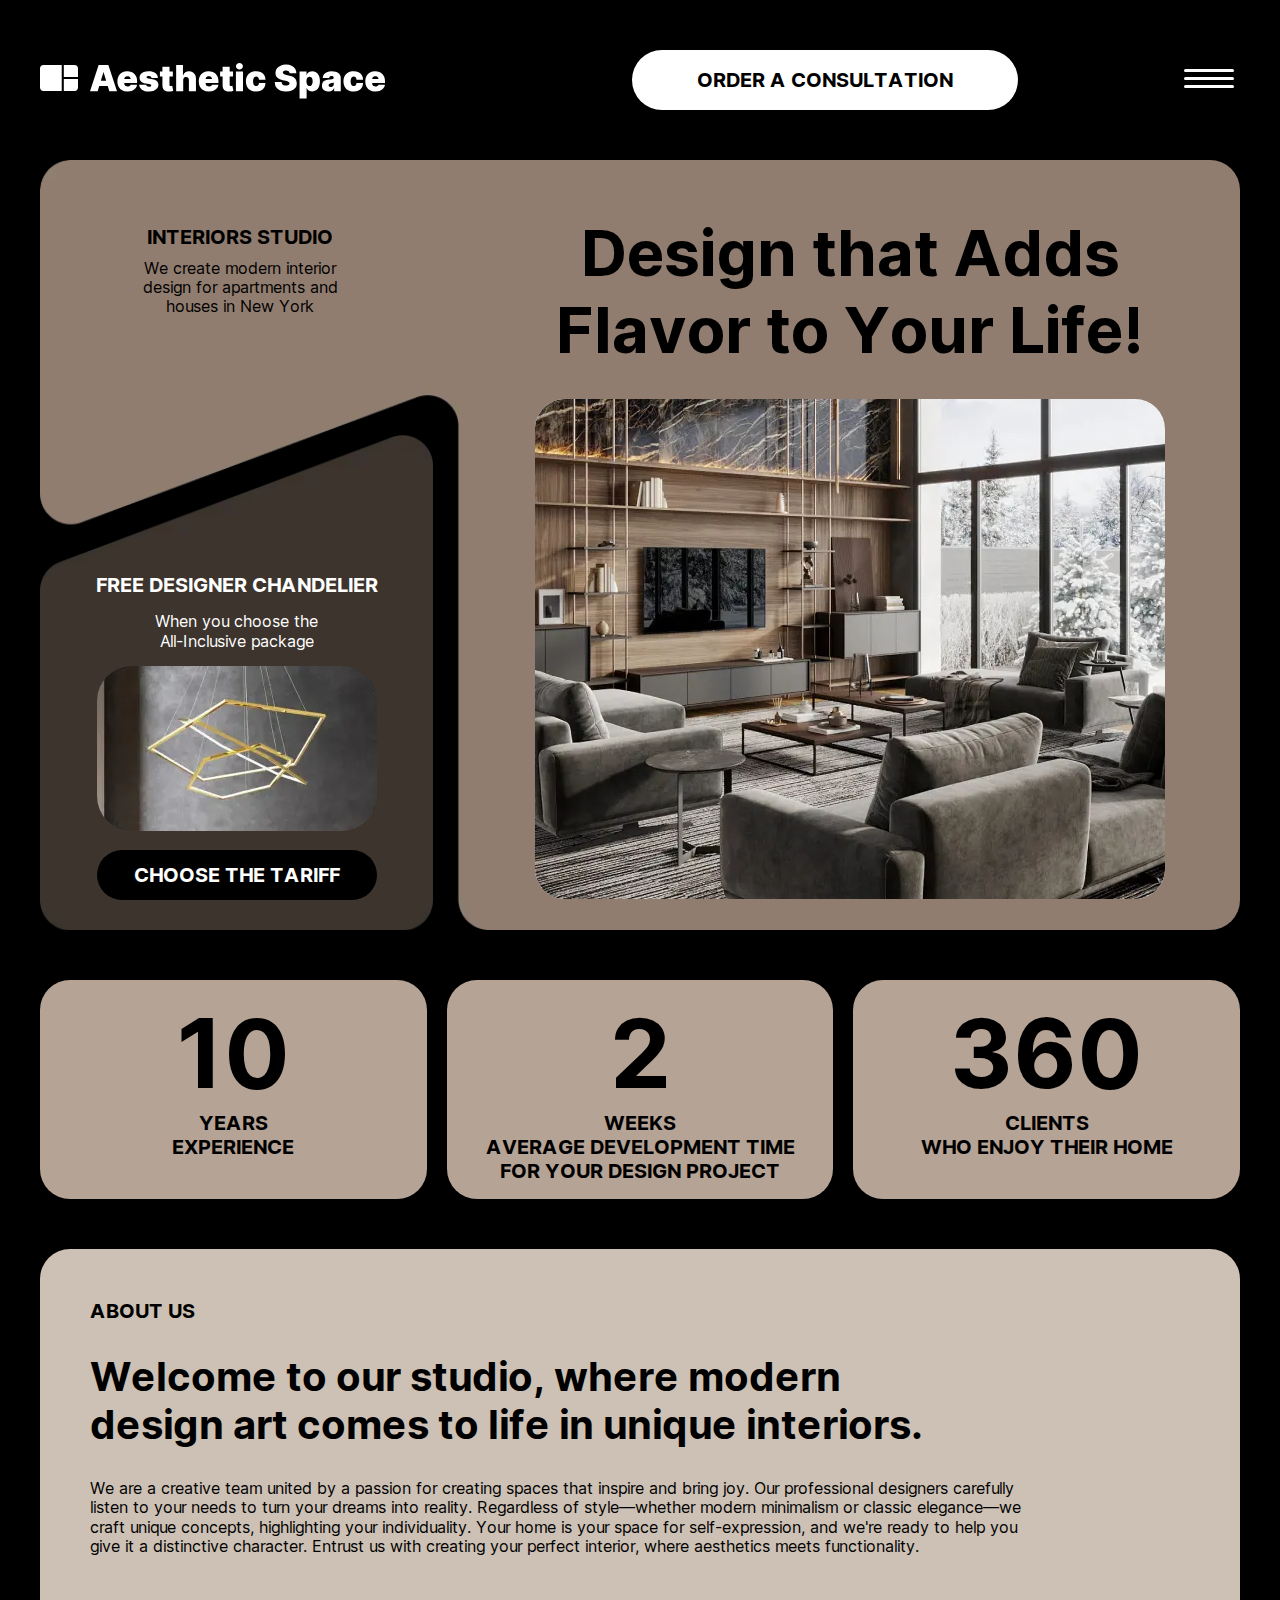
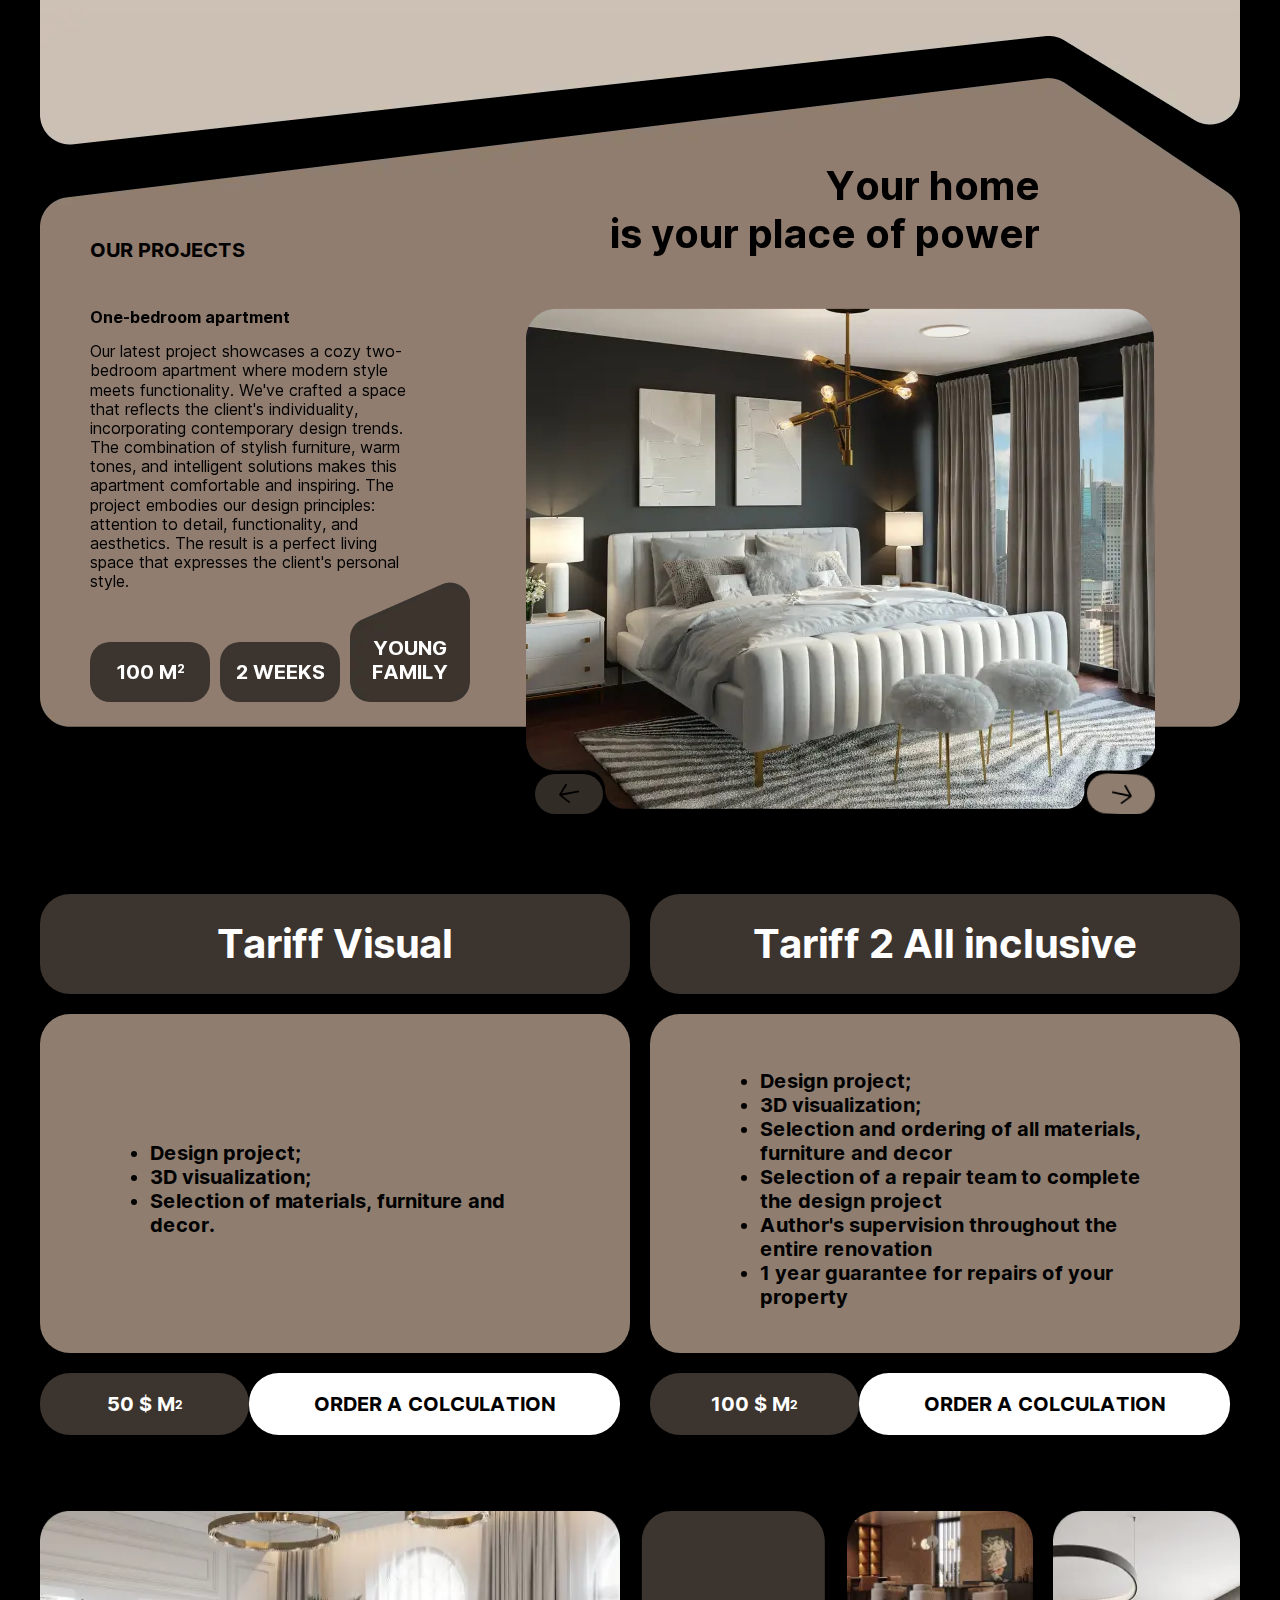
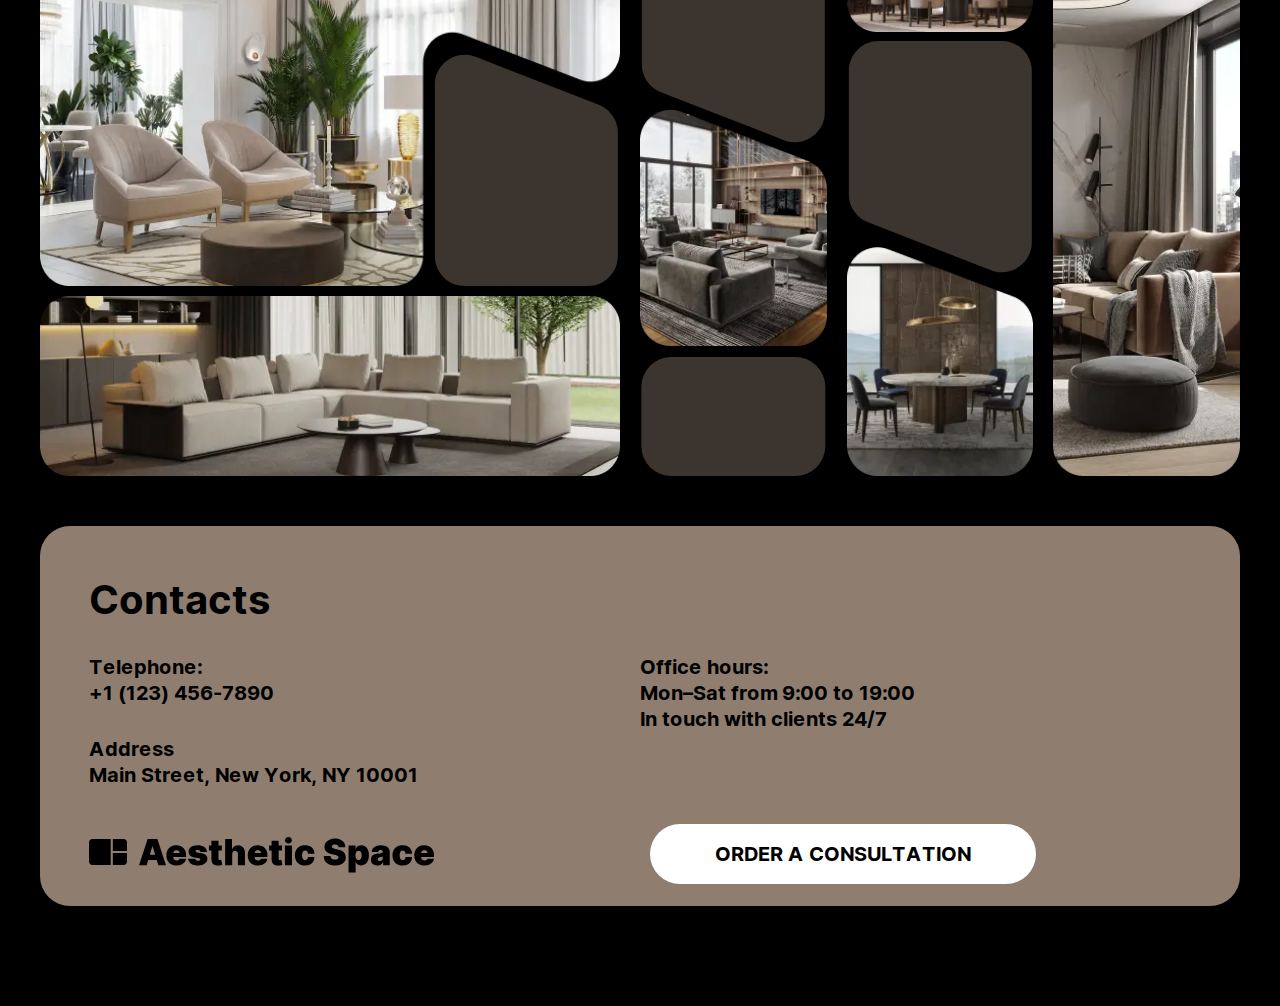
<file: index.html>
<!DOCTYPE html>
<html lang="en">

<head>
  <meta charset="UTF-8">
  <meta http-equiv="X-UA-Compatible" content="IE=edge">
  <meta name="viewport" content="width=device-width, initial-scale=1.0">
  <title>Document</title>
  <link rel="stylesheet" href="css/style.min.css">
</head>

<body>

  <header class="header">
    <div class="container">
      <div class="header__inner">
        <a class="logo header__logo" href="#">
          <img src="images/logo.svg" alt="">
        </a>
        <button class="header__btn btn">Order a consultation</button>
        <button class="header__menu">
          <img src="images/btn-menu.svg" alt="">
        </button>
      </div>
    </div>
  </header>

<main>
  <section class="top">
    <div class="container">
      <div class="top__inner">
        <div class="top__about">
          <div class="top__info">
            <h3 class="top__info-title">
              Interiors Studio
            </h3>
            <p class="top__text">
              We create modern interior design for apartments and houses in New York
            </p>
          </div>
          <div class="top__slogan">
            <h1 class="top__title">
              Design that Adds Flavor to Your Life!
            </h1>
            <img class="top__images" src="images/top.webp" alt="">
          </div>
        </div>

        <div class="top__promo">
          <h3 class="top__promo-title">
            Free Designer Chandelier
          </h3>
          <p class="top__promo-text">
            When you choose the 
            <span>
              All-Inclusive package
            </span>
          </p>
          <img class="top__promo-img" src="images/promo.webp" alt="">
          <button class="top__promo-btn">Choose the tariff</button>
        </div>
      </div>
    </div>
  </section>
  <div class="statistics">
    <div class="container">
      <dl class="statistics__list">
        <div class="statistics__item">
          <dt class="statistics__num">10</dt>
            <dd class="statistics__text">years</dd>
            <dd class="statistics__text">experience</dd>
        </div>
        <div class="statistics__item">
          <dt class="statistics__num">2</dt>
            <dd class="statistics__text">weeks</dd>
            <dd class="statistics__text">average development time for your design project</dd>
        </div>
        <div class="statistics__item">
          <dt class="statistics__num">360</dt>
            <dd class="statistics__text">clients</dd>
            <dd class="statistics__text">who enjoy their home</dd>
        </div>
      </dl>
    </div>
  </div>
  <section class="about">
    <div class="container">
      <div class="about__wrapper">
      <div class="about__inner">
        <h3 class="about__subtitle">
          About US
        </h3>
        <h2 class="about__title">
          Welcome to our studio, where modern design art comes to life in unique interiors.
        </h2>
        <p class="about__text">
          We are a creative team united by a passion for creating spaces that inspire and bring joy. Our professional designers carefully listen to your needs to turn your dreams into reality. Regardless of style—whether modern minimalism or classic elegance—we craft unique concepts, highlighting your individuality. Your home is your space for self-expression, and we're ready to help you give it a distinctive character. Entrust us with creating your perfect interior, where aesthetics meets functionality.
        </p>
      </div>
     </div>
    </div>
  </section>

  <section class="projects">
    <div class="container">
      <div class="projects__inner">
        <h3 class="projects__title">
          Our Projects
        </h3>
        <div class="projects__slider swiper">
          <div class="swiper-wrapper">
            <div class="projects__slide swiper-slide">

              <h2 class="projects__slide-title">
                Your home <br> is your place of power
              </h2>
              <div class="projects__slide-inner">
                <div class="projects__slide-content">
                  <p class="projects__slide-subtitle">
                    One-bedroom apartment
                  </p>
                  <p class="projects__slide-text">
                    Our latest project showcases a cozy two-bedroom apartment where modern style meets functionality. We've crafted a space that reflects the client's individuality, incorporating contemporary design trends. The combination of stylish furniture, warm tones, and intelligent solutions makes this apartment comfortable and inspiring. The project embodies our design principles: attention to detail, functionality, and aesthetics. The result is a perfect living space that expresses the client's personal style.
                  </p>
                  <ul class="projects__slide-info">
                    <li>100 m<sup>2</sup></li>
                    <li>2 weeks</li>
                    <li><span>young family</span></li>
                  </ul>
                </div>
                <img class="projects__slide-images" src="images/slide.webp" alt="">
              </div>

            </div>
            <div class="projects__slide swiper-slide">
              <h2 class="projects__slide-title">
                Your home <br> is your place of power
              </h2>
              <div class="projects__slide-inner">
                <div class="projects__slide-content">
                  <p class="projects__slide-subtitle">
                    Two-bedroom apartment
                  </p>
                  <p class="projects__slide-text">
                    Our latest project showcases a cozy two-bedroom apartment where modern style meets functionality. We've crafted a space that reflects the client's individuality, incorporating contemporary design trends. The combination of stylish furniture, warm tones, and intelligent solutions makes this apartment comfortable and inspiring. The project embodies our design principles: attention to detail, functionality, and aesthetics. The result is a perfect living space that expresses the client's personal style.
                  </p>
                  <ul class="projects__slide-info">
                    <li>100 m<sup>2</sup></li>
                    <li>2 weeks</li>
                    <li><span>young family</span></li>
                  </ul>
                </div>
                <img class="projects__slide-images" src="images/slide1.webp" alt="">
              </div>
            </div>
            <div class="projects__slide swiper-slide">
              <h2 class="projects__slide-title">
                Your home <br> is your place of power
              </h2>
              <div class="projects__slide-inner">
                <div class="projects__slide-content">
                  <p class="projects__slide-subtitle">
                    Three-bedroom apartment
                  </p>
                  <p class="projects__slide-text">
                    Our latest project showcases a cozy two-bedroom apartment where modern style meets functionality. We've crafted a space that reflects the client's individuality, incorporating contemporary design trends. The combination of stylish furniture, warm tones, and intelligent solutions makes this apartment comfortable and inspiring. The project embodies our design principles: attention to detail, functionality, and aesthetics. The result is a perfect living space that expresses the client's personal style.
                  </p>
                  <ul class="projects__slide-info">
                    <li>100 m<sup>2</sup></li>
                    <li>2 weeks</li>
                    <li><span>young family</span></li>
                  </ul>
                </div>
                <img class="projects__slide-images" src="images/slide2.webp" alt="">
              </div>
            </div>
          </div>

          <div class="projects__slider-btn swiper-button-prev">
            <img src="images/left-btn.svg" alt="">
          </div>
          <div class="projects__slider-btn swiper-button-next">
            <img src="images/right-btn.svg" alt="">
          </div>
        </div>

      </div>
    </div>
  </section>
  <div class="tariffs">
    <div class="container">
      <div class="tariffs__inner">
        <div class="tariffs__content-side tariffs__content-left">
          <p class="tariffs__title">Tariff Visual</p>
          <ul class="tariffs__list tariffs__list-left">
            <li class="tariffs__list-item">Design project;</li>
            <li class="tariffs__list-item">3D visualization;</li>
            <li class="tariffs__list-item">Selection of materials, furniture and decor.</li>
          </ul>
          <div class="tariffs__info">
            <p class="tariffs__size">50 $ m<sup>2</sup></p>
            <button class="tariffs__btn btn">Order a colculation</button>
          </div>
        </div>
        <div class="tariffs__content-side">
          <p class="tariffs__title">Tariff 2 All inclusive</p>
          <ul class="tariffs__list">
            <li class="tariffs__list-item">Design project;</li>
            <li class="tariffs__list-item">3D visualization;</li>
            <li class="tariffs__list-item">Selection and ordering of all materials, furniture and decor</li>
            <li class="tariffs__list-item">Selection of a repair team to complete the design project</li>
            <li class="tariffs__list-item">Author's supervision throughout the entire renovation</li>
            <li class="tariffs__list-item">1 year guarantee for repairs of your property</li>
          </ul>
            <div class="tariffs__info">
              <p class="tariffs__size">100 $ m<sup>2</sup></p>
              <button class="tariffs__btn btn">Order a colculation</button>
            </div>
        </div>
      </div>
    </div>
  </div>
  <div class="gallery">
    <div class="container">
      <div class="gallery__inner">
        <img class="gall-1" src="images/gallery/1.webp" alt="">
        <svg class="gall-2" width="183" height="232" viewBox="0 0 183 232" fill="none" xmlns="http://www.w3.org/2000/svg"><path d="M0 153.387a30 30 0 0019.138 27.965l123 47.776c19.664 7.638 40.862-6.869 40.862-27.964V30c0-16.569-13.431-30-30-30H30C13.431 0 0 13.431 0 30v123.387z" fill="#3C342E"/></svg>
        <img class="gall-3" src="images/gallery/3.webp" alt="">
        <img class="gall-4" src="images/gallery/4.webp" alt="">
        <svg class="gall-5" width="183" height="232" viewBox="0 0 183 232"  fill="none" xmlns="http://www.w3.org/2000/svg"><path d="M183 78.613a30 30 0 00-19.138-27.965l-123-47.776C21.198-4.766 0 9.74 0 30.836V202c0 16.569 13.431 30 30 30h123c16.569 0 30-13.431 30-30V78.613z" fill="#3C342E"/></svg>
        <img class="gall-6" src="images/gallery/6.webp" alt="">
        <svg class="gall-7" width="183" height="232" viewBox="0 0 183 232"  fill="none" xmlns="http://www.w3.org/2000/svg"><path d="M0 153.387a30 30 0 0019.138 27.965l123 47.776c19.664 7.638 40.862-6.869 40.862-27.964V30c0-16.569-13.431-30-30-30H30C13.431 0 0 13.431 0 30v123.387z" fill="#3C342E"/></svg>
        <img class="gall-8" src="images/gallery/8.webp" alt="">
        <svg class="gall-9" width="184" height="119" viewBox="0 0 184 119"  fill="none" xmlns="http://www.w3.org/2000/svg"><rect width="184" height="119" rx="30" fill="#3C342E"/></svg>
        <img class="gall-10" src="images/gallery/10.webp" alt="">
      </div>
      <img class="gallery__img-mobile" src="images/gallery/11.webp" alt="">
    </div>
  </div>
</main> 

<footer class="footer">

  <div class="container">

    <div class="footer__inner">

      <h2 class="footer__title">

        Contacts

      </h2>

      <dl class="footer__contacts">

        <div class="footer__contacts-item">

          <dt>Telephone:</dt>

          <dd>+1 (123) 456-7890</dd>

        </div>

        <div class="footer__contacts-item">

          <dt>Office hours:</dt>

          <dd>Mon–Sat from 9:00 to 19:00 <br>

            In touch with clients 24/7</dd>

        </div>

        <div class="footer__contacts-item">

          <dt>Address</dt>

          <dd>Main Street, New York, NY 10001</dd>

        </div>

      </dl>

      <div class="footer__bottom">

        <div class="footer__logo logo">

          <a class="footer__logo-link" href="#">

            <img src="images/logo-black.svg" alt="">

          </a>

        </div>

        <button class="footer__btn btn">Order a consultation</button>

      </div>

    </div>

  </div>

</footer>



<script src="js/main.min.js"></script>

</body>



</html>
</file>
<file: css/style.min.css>
html,body,div,span,applet,object,iframe,h1,h2,h3,h4,h5,h6,p,blockquote,pre,a,abbr,acronym,address,big,cite,code,del,dfn,em,img,ins,kbd,q,s,samp,small,strike,strong,sub,sup,tt,var,b,u,i,center,dl,dt,dd,ol,ul,li,fieldset,form,label,legend,table,caption,tbody,tfoot,thead,tr,th,td,article,aside,canvas,details,embed,figure,figcaption,footer,header,hgroup,menu,nav,output,ruby,section,summary,time,mark,audio,video{margin:0;padding:0;border:0;font-size:100%;font:inherit;vertical-align:baseline}article,aside,details,figcaption,figure,footer,header,hgroup,menu,nav,section{display:block}body{line-height:1}ol,ul{list-style:none}blockquote,q{quotes:none}blockquote:before,blockquote:after,q:before,q:after{content:"";content:none}table{border-collapse:collapse;border-spacing:0}@font-face{font-family:"swiper-icons";src:url("data:application/font-woff;charset=utf-8;base64, [base64]//wADZ2x5ZgAAAywAAADMAAAD2MHtryVoZWFkAAABbAAAADAAAAA2E2+eoWhoZWEAAAGcAAAAHwAAACQC9gDzaG10eAAAAigAAAAZAAAArgJkABFsb2NhAAAC0AAAAFoAAABaFQAUGG1heHAAAAG8AAAAHwAAACAAcABAbmFtZQAAA/gAAAE5AAACXvFdBwlwb3N0AAAFNAAAAGIAAACE5s74hXjaY2BkYGAAYpf5Hu/j+W2+MnAzMYDAzaX6QjD6/4//Bxj5GA8AuRwMYGkAPywL13jaY2BkYGA88P8Agx4j+/8fQDYfA1AEBWgDAIB2BOoAeNpjYGRgYNBh4GdgYgABEMnIABJzYNADCQAACWgAsQB42mNgYfzCOIGBlYGB0YcxjYGBwR1Kf2WQZGhhYGBiYGVmgAFGBiQQkOaawtDAoMBQxXjg/wEGPcYDDA4wNUA2CCgwsAAAO4EL6gAAeNpj2M0gyAACqxgGNWBkZ2D4/wMA+xkDdgAAAHjaY2BgYGaAYBkGRgYQiAHyGMF8FgYHIM3DwMHABGQrMOgyWDLEM1T9/w8UBfEMgLzE////P/5//f/V/xv+r4eaAAeMbAxwIUYmIMHEgKYAYjUcsDAwsLKxc3BycfPw8jEQA/[base64]/uznmfPFBNODM2K7MTQ45YEAZqGP81AmGGcF3iPqOop0r1SPTaTbVkfUe4HXj97wYE+yNwWYxwWu4v1ugWHgo3S1XdZEVqWM7ET0cfnLGxWfkgR42o2PvWrDMBSFj/IHLaF0zKjRgdiVMwScNRAoWUoH78Y2icB/yIY09An6AH2Bdu/UB+yxopYshQiEvnvu0dURgDt8QeC8PDw7Fpji3fEA4z/PEJ6YOB5hKh4dj3EvXhxPqH/SKUY3rJ7srZ4FZnh1PMAtPhwP6fl2PMJMPDgeQ4rY8YT6Gzao0eAEA409DuggmTnFnOcSCiEiLMgxCiTI6Cq5DZUd3Qmp10vO0LaLTd2cjN4fOumlc7lUYbSQcZFkutRG7g6JKZKy0RmdLY680CDnEJ+UMkpFFe1RN7nxdVpXrC4aTtnaurOnYercZg2YVmLN/d/gczfEimrE/fs/bOuq29Zmn8tloORaXgZgGa78yO9/cnXm2BpaGvq25Dv9S4E9+5SIc9PqupJKhYFSSl47+Qcr1mYNAAAAeNptw0cKwkAAAMDZJA8Q7OUJvkLsPfZ6zFVERPy8qHh2YER+3i/BP83vIBLLySsoKimrqKqpa2hp6+jq6RsYGhmbmJqZSy0sraxtbO3sHRydnEMU4uR6yx7JJXveP7WrDycAAAAAAAH//wACeNpjYGRgYOABYhkgZgJCZgZNBkYGLQZtIJsFLMYAAAw3ALgAeNolizEKgDAQBCchRbC2sFER0YD6qVQiBCv/H9ezGI6Z5XBAw8CBK/m5iQQVauVbXLnOrMZv2oLdKFa8Pjuru2hJzGabmOSLzNMzvutpB3N42mNgZGBg4GKQYzBhYMxJLMlj4GBgAYow/P/PAJJhLM6sSoWKfWCAAwDAjgbRAAB42mNgYGBkAIIbCZo5IPrmUn0hGA0AO8EFTQAA");font-weight:400;font-style:normal}:root{--swiper-theme-color: #007aff}:host{position:relative;display:block;margin-left:auto;margin-right:auto;z-index:1}.swiper{margin-left:auto;margin-right:auto;position:relative;overflow:hidden;list-style:none;padding:0;z-index:1;display:block}.swiper-vertical>.swiper-wrapper{flex-direction:column}.swiper-wrapper{position:relative;width:100%;height:100%;z-index:1;display:flex;transition-property:transform;transition-timing-function:var(--swiper-wrapper-transition-timing-function, initial);box-sizing:content-box}.swiper-android .swiper-slide,.swiper-ios .swiper-slide,.swiper-wrapper{transform:translate3d(0px, 0, 0)}.swiper-horizontal{touch-action:pan-y}.swiper-vertical{touch-action:pan-x}.swiper-slide{flex-shrink:0;width:100%;height:100%;position:relative;transition-property:transform;display:block}.swiper-slide-invisible-blank{visibility:hidden}.swiper-autoheight,.swiper-autoheight .swiper-slide{height:auto}.swiper-autoheight .swiper-wrapper{align-items:flex-start;transition-property:transform,height}.swiper-backface-hidden .swiper-slide{transform:translateZ(0);-webkit-backface-visibility:hidden;backface-visibility:hidden}.swiper-3d.swiper-css-mode .swiper-wrapper{perspective:1200px}.swiper-3d .swiper-wrapper{transform-style:preserve-3d}.swiper-3d{perspective:1200px}.swiper-3d .swiper-slide,.swiper-3d .swiper-cube-shadow{transform-style:preserve-3d}.swiper-css-mode>.swiper-wrapper{overflow:auto;scrollbar-width:none;-ms-overflow-style:none}.swiper-css-mode>.swiper-wrapper::-webkit-scrollbar{display:none}.swiper-css-mode>.swiper-wrapper>.swiper-slide{scroll-snap-align:start start}.swiper-css-mode.swiper-horizontal>.swiper-wrapper{scroll-snap-type:x mandatory}.swiper-css-mode.swiper-vertical>.swiper-wrapper{scroll-snap-type:y mandatory}.swiper-css-mode.swiper-free-mode>.swiper-wrapper{scroll-snap-type:none}.swiper-css-mode.swiper-free-mode>.swiper-wrapper>.swiper-slide{scroll-snap-align:none}.swiper-css-mode.swiper-centered>.swiper-wrapper::before{content:"";flex-shrink:0;order:9999}.swiper-css-mode.swiper-centered>.swiper-wrapper>.swiper-slide{scroll-snap-align:center center;scroll-snap-stop:always}.swiper-css-mode.swiper-centered.swiper-horizontal>.swiper-wrapper>.swiper-slide:first-child{margin-inline-start:var(--swiper-centered-offset-before)}.swiper-css-mode.swiper-centered.swiper-horizontal>.swiper-wrapper::before{height:100%;min-height:1px;width:var(--swiper-centered-offset-after)}.swiper-css-mode.swiper-centered.swiper-vertical>.swiper-wrapper>.swiper-slide:first-child{margin-block-start:var(--swiper-centered-offset-before)}.swiper-css-mode.swiper-centered.swiper-vertical>.swiper-wrapper::before{width:100%;min-width:1px;height:var(--swiper-centered-offset-after)}.swiper-3d .swiper-slide-shadow,.swiper-3d .swiper-slide-shadow-left,.swiper-3d .swiper-slide-shadow-right,.swiper-3d .swiper-slide-shadow-top,.swiper-3d .swiper-slide-shadow-bottom,.swiper-3d .swiper-slide-shadow,.swiper-3d .swiper-slide-shadow-left,.swiper-3d .swiper-slide-shadow-right,.swiper-3d .swiper-slide-shadow-top,.swiper-3d .swiper-slide-shadow-bottom{position:absolute;left:0;top:0;width:100%;height:100%;pointer-events:none;z-index:10}.swiper-3d .swiper-slide-shadow{background:rgba(0, 0, 0, 0.15)}.swiper-3d .swiper-slide-shadow-left{background-image:linear-gradient(to left, rgba(0, 0, 0, 0.5), rgba(0, 0, 0, 0))}.swiper-3d .swiper-slide-shadow-right{background-image:linear-gradient(to right, rgba(0, 0, 0, 0.5), rgba(0, 0, 0, 0))}.swiper-3d .swiper-slide-shadow-top{background-image:linear-gradient(to top, rgba(0, 0, 0, 0.5), rgba(0, 0, 0, 0))}.swiper-3d .swiper-slide-shadow-bottom{background-image:linear-gradient(to bottom, rgba(0, 0, 0, 0.5), rgba(0, 0, 0, 0))}.swiper-lazy-preloader{width:42px;height:42px;position:absolute;left:50%;top:50%;margin-left:-21px;margin-top:-21px;z-index:10;transform-origin:50%;box-sizing:border-box;border:4px solid var(--swiper-preloader-color, var(--swiper-theme-color));border-radius:50%;border-top-color:transparent}.swiper:not(.swiper-watch-progress) .swiper-lazy-preloader,.swiper-watch-progress .swiper-slide-visible .swiper-lazy-preloader{animation:swiper-preloader-spin 1s infinite linear}.swiper-lazy-preloader-white{--swiper-preloader-color: #fff}.swiper-lazy-preloader-black{--swiper-preloader-color: #000}@keyframes swiper-preloader-spin{0%{transform:rotate(0deg)}100%{transform:rotate(360deg)}}.swiper-virtual .swiper-slide{-webkit-backface-visibility:hidden;transform:translateZ(0)}.swiper-virtual.swiper-css-mode .swiper-wrapper::after{content:"";position:absolute;left:0;top:0;pointer-events:none}.swiper-virtual.swiper-css-mode.swiper-horizontal .swiper-wrapper::after{height:1px;width:var(--swiper-virtual-size)}.swiper-virtual.swiper-css-mode.swiper-vertical .swiper-wrapper::after{width:1px;height:var(--swiper-virtual-size)}:root{--swiper-navigation-size: 44px}.swiper-button-prev,.swiper-button-next{position:absolute;top:var(--swiper-navigation-top-offset, 50%);width:calc(var(--swiper-navigation-size)/44*27);height:var(--swiper-navigation-size);margin-top:calc(0px - var(--swiper-navigation-size)/2);z-index:10;cursor:pointer;display:flex;align-items:center;justify-content:center;color:var(--swiper-navigation-color, var(--swiper-theme-color))}.swiper-button-prev.swiper-button-disabled,.swiper-button-next.swiper-button-disabled{opacity:.35;cursor:auto;pointer-events:none}.swiper-button-prev.swiper-button-hidden,.swiper-button-next.swiper-button-hidden{opacity:0;cursor:auto;pointer-events:none}.swiper-navigation-disabled .swiper-button-prev,.swiper-navigation-disabled .swiper-button-next{display:none !important}.swiper-button-prev svg,.swiper-button-next svg{width:100%;height:100%;object-fit:contain;transform-origin:center}.swiper-rtl .swiper-button-prev svg,.swiper-rtl .swiper-button-next svg{transform:rotate(180deg)}.swiper-button-prev,.swiper-rtl .swiper-button-next{left:var(--swiper-navigation-sides-offset, 10px);right:auto}.swiper-button-next,.swiper-rtl .swiper-button-prev{right:var(--swiper-navigation-sides-offset, 10px);left:auto}.swiper-button-lock{display:none}.swiper-button-prev:after,.swiper-button-next:after{font-family:swiper-icons;font-size:var(--swiper-navigation-size);text-transform:none !important;letter-spacing:0;font-variant:initial;line-height:1}.swiper-button-prev:after,.swiper-rtl .swiper-button-next:after{content:"prev"}.swiper-button-next,.swiper-rtl .swiper-button-prev{right:var(--swiper-navigation-sides-offset, 10px);left:auto}.swiper-button-next:after,.swiper-rtl .swiper-button-prev:after{content:"next"}.swiper-pagination{position:absolute;text-align:center;transition:300ms opacity;transform:translate3d(0, 0, 0);z-index:10}.swiper-pagination.swiper-pagination-hidden{opacity:0}.swiper-pagination-disabled>.swiper-pagination,.swiper-pagination.swiper-pagination-disabled{display:none !important}.swiper-pagination-fraction,.swiper-pagination-custom,.swiper-horizontal>.swiper-pagination-bullets,.swiper-pagination-bullets.swiper-pagination-horizontal{bottom:var(--swiper-pagination-bottom, 8px);top:var(--swiper-pagination-top, auto);left:0;width:100%}.swiper-pagination-bullets-dynamic{overflow:hidden;font-size:0}.swiper-pagination-bullets-dynamic .swiper-pagination-bullet{transform:scale(0.33);position:relative}.swiper-pagination-bullets-dynamic .swiper-pagination-bullet-active{transform:scale(1)}.swiper-pagination-bullets-dynamic .swiper-pagination-bullet-active-main{transform:scale(1)}.swiper-pagination-bullets-dynamic .swiper-pagination-bullet-active-prev{transform:scale(0.66)}.swiper-pagination-bullets-dynamic .swiper-pagination-bullet-active-prev-prev{transform:scale(0.33)}.swiper-pagination-bullets-dynamic .swiper-pagination-bullet-active-next{transform:scale(0.66)}.swiper-pagination-bullets-dynamic .swiper-pagination-bullet-active-next-next{transform:scale(0.33)}.swiper-pagination-bullet{width:var(--swiper-pagination-bullet-width, var(--swiper-pagination-bullet-size, 8px));height:var(--swiper-pagination-bullet-height, var(--swiper-pagination-bullet-size, 8px));display:inline-block;border-radius:var(--swiper-pagination-bullet-border-radius, 50%);background:var(--swiper-pagination-bullet-inactive-color, #000);opacity:var(--swiper-pagination-bullet-inactive-opacity, 0.2)}button.swiper-pagination-bullet{border:none;margin:0;padding:0;box-shadow:none;-webkit-appearance:none;appearance:none}.swiper-pagination-clickable .swiper-pagination-bullet{cursor:pointer}.swiper-pagination-bullet:only-child{display:none !important}.swiper-pagination-bullet-active{opacity:var(--swiper-pagination-bullet-opacity, 1);background:var(--swiper-pagination-color, var(--swiper-theme-color))}.swiper-vertical>.swiper-pagination-bullets,.swiper-pagination-vertical.swiper-pagination-bullets{right:var(--swiper-pagination-right, 8px);left:var(--swiper-pagination-left, auto);top:50%;transform:translate3d(0px, -50%, 0)}.swiper-vertical>.swiper-pagination-bullets .swiper-pagination-bullet,.swiper-pagination-vertical.swiper-pagination-bullets .swiper-pagination-bullet{margin:var(--swiper-pagination-bullet-vertical-gap, 6px) 0;display:block}.swiper-vertical>.swiper-pagination-bullets.swiper-pagination-bullets-dynamic,.swiper-pagination-vertical.swiper-pagination-bullets.swiper-pagination-bullets-dynamic{top:50%;transform:translateY(-50%);width:8px}.swiper-vertical>.swiper-pagination-bullets.swiper-pagination-bullets-dynamic .swiper-pagination-bullet,.swiper-pagination-vertical.swiper-pagination-bullets.swiper-pagination-bullets-dynamic .swiper-pagination-bullet{display:inline-block;transition:200ms transform,200ms top}.swiper-horizontal>.swiper-pagination-bullets .swiper-pagination-bullet,.swiper-pagination-horizontal.swiper-pagination-bullets .swiper-pagination-bullet{margin:0 var(--swiper-pagination-bullet-horizontal-gap, 4px)}.swiper-horizontal>.swiper-pagination-bullets.swiper-pagination-bullets-dynamic,.swiper-pagination-horizontal.swiper-pagination-bullets.swiper-pagination-bullets-dynamic{left:50%;transform:translateX(-50%);white-space:nowrap}.swiper-horizontal>.swiper-pagination-bullets.swiper-pagination-bullets-dynamic .swiper-pagination-bullet,.swiper-pagination-horizontal.swiper-pagination-bullets.swiper-pagination-bullets-dynamic .swiper-pagination-bullet{transition:200ms transform,200ms left}.swiper-horizontal.swiper-rtl>.swiper-pagination-bullets-dynamic .swiper-pagination-bullet{transition:200ms transform,200ms right}.swiper-pagination-fraction{color:var(--swiper-pagination-fraction-color, inherit)}.swiper-pagination-progressbar{background:var(--swiper-pagination-progressbar-bg-color, rgba(0, 0, 0, 0.25));position:absolute}.swiper-pagination-progressbar .swiper-pagination-progressbar-fill{background:var(--swiper-pagination-color, var(--swiper-theme-color));position:absolute;left:0;top:0;width:100%;height:100%;transform:scale(0);transform-origin:left top}.swiper-rtl .swiper-pagination-progressbar .swiper-pagination-progressbar-fill{transform-origin:right top}.swiper-horizontal>.swiper-pagination-progressbar,.swiper-pagination-progressbar.swiper-pagination-horizontal,.swiper-vertical>.swiper-pagination-progressbar.swiper-pagination-progressbar-opposite,.swiper-pagination-progressbar.swiper-pagination-vertical.swiper-pagination-progressbar-opposite{width:100%;height:var(--swiper-pagination-progressbar-size, 4px);left:0;top:0}.swiper-vertical>.swiper-pagination-progressbar,.swiper-pagination-progressbar.swiper-pagination-vertical,.swiper-horizontal>.swiper-pagination-progressbar.swiper-pagination-progressbar-opposite,.swiper-pagination-progressbar.swiper-pagination-horizontal.swiper-pagination-progressbar-opposite{width:var(--swiper-pagination-progressbar-size, 4px);height:100%;left:0;top:0}.swiper-pagination-lock{display:none}.swiper-scrollbar{border-radius:var(--swiper-scrollbar-border-radius, 10px);position:relative;touch-action:none;background:var(--swiper-scrollbar-bg-color, rgba(0, 0, 0, 0.1))}.swiper-scrollbar-disabled>.swiper-scrollbar,.swiper-scrollbar.swiper-scrollbar-disabled{display:none !important}.swiper-horizontal>.swiper-scrollbar,.swiper-scrollbar.swiper-scrollbar-horizontal{position:absolute;left:var(--swiper-scrollbar-sides-offset, 1%);bottom:var(--swiper-scrollbar-bottom, 4px);top:var(--swiper-scrollbar-top, auto);z-index:50;height:var(--swiper-scrollbar-size, 4px);width:calc(100% - 2*var(--swiper-scrollbar-sides-offset, 1%))}.swiper-vertical>.swiper-scrollbar,.swiper-scrollbar.swiper-scrollbar-vertical{position:absolute;left:var(--swiper-scrollbar-left, auto);right:var(--swiper-scrollbar-right, 4px);top:var(--swiper-scrollbar-sides-offset, 1%);z-index:50;width:var(--swiper-scrollbar-size, 4px);height:calc(100% - 2*var(--swiper-scrollbar-sides-offset, 1%))}.swiper-scrollbar-drag{height:100%;width:100%;position:relative;background:var(--swiper-scrollbar-drag-bg-color, rgba(0, 0, 0, 0.5));border-radius:var(--swiper-scrollbar-border-radius, 10px);left:0;top:0}.swiper-scrollbar-cursor-drag{cursor:move}.swiper-scrollbar-lock{display:none}.swiper-zoom-container{width:100%;height:100%;display:flex;justify-content:center;align-items:center;text-align:center}.swiper-zoom-container>img,.swiper-zoom-container>svg,.swiper-zoom-container>canvas{max-width:100%;max-height:100%;object-fit:contain}.swiper-slide-zoomed{cursor:move;touch-action:none}.swiper .swiper-notification{position:absolute;left:0;top:0;pointer-events:none;opacity:0;z-index:-1000}.swiper-free-mode>.swiper-wrapper{transition-timing-function:ease-out;margin:0 auto}.swiper-grid>.swiper-wrapper{flex-wrap:wrap}.swiper-grid-column>.swiper-wrapper{flex-wrap:wrap;flex-direction:column}.swiper-fade.swiper-free-mode .swiper-slide{transition-timing-function:ease-out}.swiper-fade .swiper-slide{pointer-events:none;transition-property:opacity}.swiper-fade .swiper-slide .swiper-slide{pointer-events:none}.swiper-fade .swiper-slide-active{pointer-events:auto}.swiper-fade .swiper-slide-active .swiper-slide-active{pointer-events:auto}.swiper-cube{overflow:visible}.swiper-cube .swiper-slide{pointer-events:none;-webkit-backface-visibility:hidden;backface-visibility:hidden;z-index:1;visibility:hidden;transform-origin:0 0;width:100%;height:100%}.swiper-cube .swiper-slide .swiper-slide{pointer-events:none}.swiper-cube.swiper-rtl .swiper-slide{transform-origin:100% 0}.swiper-cube .swiper-slide-active,.swiper-cube .swiper-slide-active .swiper-slide-active{pointer-events:auto}.swiper-cube .swiper-slide-active,.swiper-cube .swiper-slide-next,.swiper-cube .swiper-slide-prev{pointer-events:auto;visibility:visible}.swiper-cube .swiper-cube-shadow{position:absolute;left:0;bottom:0px;width:100%;height:100%;opacity:.6;z-index:0}.swiper-cube .swiper-cube-shadow:before{content:"";background:#000;position:absolute;left:0;top:0;bottom:0;right:0;filter:blur(50px)}.swiper-cube .swiper-slide-next+.swiper-slide{pointer-events:auto;visibility:visible}.swiper-cube .swiper-slide-shadow-cube.swiper-slide-shadow-top,.swiper-cube .swiper-slide-shadow-cube.swiper-slide-shadow-bottom,.swiper-cube .swiper-slide-shadow-cube.swiper-slide-shadow-left,.swiper-cube .swiper-slide-shadow-cube.swiper-slide-shadow-right{z-index:0;-webkit-backface-visibility:hidden;backface-visibility:hidden}.swiper-flip{overflow:visible}.swiper-flip .swiper-slide{pointer-events:none;-webkit-backface-visibility:hidden;backface-visibility:hidden;z-index:1}.swiper-flip .swiper-slide .swiper-slide{pointer-events:none}.swiper-flip .swiper-slide-active,.swiper-flip .swiper-slide-active .swiper-slide-active{pointer-events:auto}.swiper-flip .swiper-slide-shadow-flip.swiper-slide-shadow-top,.swiper-flip .swiper-slide-shadow-flip.swiper-slide-shadow-bottom,.swiper-flip .swiper-slide-shadow-flip.swiper-slide-shadow-left,.swiper-flip .swiper-slide-shadow-flip.swiper-slide-shadow-right{z-index:0;-webkit-backface-visibility:hidden;backface-visibility:hidden}.swiper-creative .swiper-slide{-webkit-backface-visibility:hidden;backface-visibility:hidden;overflow:hidden;transition-property:transform,opacity,height}.swiper-cards{overflow:visible}.swiper-cards .swiper-slide{transform-origin:center bottom;-webkit-backface-visibility:hidden;backface-visibility:hidden;overflow:hidden}@font-face{font-family:"Inter";src:url("../fonts/Inter-Regular.woff2") format("woff2"),url("../fonts/Inter-Regular.woff") format("woff");font-style:normal;font-weight:400}@font-face{font-family:"Inter";src:url("../fonts/Inter-Bold.woff2") format("woff2"),url("../fonts/Inter-Bold.woff") format("woff");font-style:normal;font-weight:700}html{-webkit-box-sizing:border-box;box-sizing:border-box}*,*::after,*::before{-webkit-box-sizing:inherit;box-sizing:inherit}a{text-decoration:none;color:inherit}ul{list-style:none}sup{font-size:12px;margin-top:-4px}button{background-color:rgba(0,0,0,0);border:none;font-family:inherit;cursor:pointer}body{font-family:"Inter",sans-serif;font-weight:400;background-color:#000;color:#000;font-size:16px;line-height:1.2}.container{max-width:1220px;padding:0 10px;margin:0 auto}@media(max-width: 1240px){.container{max-width:1000px}}@media(max-width: 1020px){.container{max-width:768px}}@media(max-width: 770px){.container{max-width:414px}}.btn{background-color:#fff;font-weight:700;text-transform:uppercase;font-size:20px;padding:18px 65px;border-radius:30px}.header{padding-top:50px;margin-bottom:50px}.header__inner{display:-webkit-box;display:-ms-flexbox;display:flex;-webkit-box-pack:justify;-ms-flex-pack:justify;justify-content:space-between;-webkit-box-align:center;-ms-flex-align:center;align-items:center;-ms-flex-wrap:wrap;flex-wrap:wrap}.header__btn{margin-left:auto;margin-right:160px}.footer{margin-bottom:100px}.footer__inner{border-radius:30px;background-color:#8f7e70;padding:50px 49px 22px}.footer__title{font-size:40px;font-weight:700;margin-bottom:30px}.footer__contacts{font-size:20px;line-height:1.3;font-weight:700;display:-webkit-box;display:-ms-flexbox;display:flex;-ms-flex-wrap:wrap;flex-wrap:wrap}.footer__contacts-item{-ms-flex-preferred-size:50%;flex-basis:50%;-ms-flex-item-align:start;align-self:start}.footer__contacts-item:first-child{margin-bottom:30px}.footer__bottom{display:-webkit-box;display:-ms-flexbox;display:flex;-ms-flex-wrap:wrap;flex-wrap:wrap;-webkit-box-align:center;-ms-flex-align:center;align-items:center;margin-top:36px}.footer__logo{-ms-flex-preferred-size:calc(50% + 10px);flex-basis:calc(50% + 10px)}.top{margin-bottom:50px}.top__inner{display:grid;grid-template-columns:1fr 2fr;grid-template-rows:250px 500px;gap:20px}.top__about{grid-column:1/3;grid-row:1/3;background-image:url(../images/top-aboutbg.webp);background-repeat:no-repeat;background-size:cover;display:grid;grid-template-columns:1fr 2fr;border-radius:30px;padding-top:50px}.top__info{padding-top:15px;text-align:center}.top__info-title{font-size:20px;font-weight:700;text-transform:uppercase;margin-bottom:10px}.top__text{max-width:210px;margin:0 auto}.top__slogan{padding-left:20px;text-align:center}.top__title{padding-top:5px;font-size:64px;font-weight:700;max-width:600px;margin:0 auto 30px}.top__images{border-radius:30px;max-width:100%}.top__promo{grid-column:1/2;grid-row:2/3;background-image:url(../images/promo-bg.webp);background-repeat:no-repeat;background-size:cover;text-align:center;color:#fff;align-self:self-end;padding-top:138px}.top__promo-title{font-size:20px;font-weight:700;text-transform:uppercase;margin-bottom:15px}.top__promo-text{max-width:175px;margin:0 auto 15px}.top__promo-text span{display:block}.top__promo-img{border-radius:35px;max-width:100%;margin-bottom:15px}.top__promo-btn{display:inline-block;padding:13px 37px;color:#fff;font-size:20px;font-weight:700;text-transform:uppercase;background-color:#000;border-radius:30px;margin-bottom:30px}.statistics{margin-bottom:50px}.statistics__list{display:-webkit-box;display:-ms-flexbox;display:flex;-webkit-box-pack:justify;-ms-flex-pack:justify;justify-content:space-between;gap:20px}.statistics__item{background-color:#b5a395;border-radius:30px;padding:16px 38px;text-align:center;-ms-flex-preferred-size:33.333333%;flex-basis:33.333333%}.statistics__num{font-size:96px;font-weight:700}.statistics__text{font-size:20px;font-weight:700;text-transform:uppercase}.about__wrapper{position:relative;padding-bottom:137px}.about__wrapper::after{content:"";background-image:url(../images/about-bg.webp);width:100%;height:137px;position:absolute;bottom:0;left:0;right:0}.about__inner{background-color:#ccc1b4;padding:50px 50px 55px;border-top-left-radius:30px;border-top-right-radius:30px}.about__subtitle{font-size:20px;font-weight:700;text-transform:uppercase;margin-bottom:30px}.about__title{font-size:40px;font-weight:700;margin-bottom:30px;max-width:838px}.about__text{max-width:952px}.projects{margin-top:-70px;margin-bottom:80px}.projects__inner{background-image:url(../images/projects-bg.webp);background-repeat:no-repeat;padding:160px 85px 0 50px}.projects__title{font-size:20px;text-transform:uppercase;font-weight:700;margin-bottom:50px}.projects__slider{margin-top:-150px;padding-bottom:5px}.projects__slide-title{max-width:441px;text-align:right;font-size:40px;font-weight:700;margin-left:auto;margin-right:115px;margin-bottom:50px}.projects__slide-inner{display:-webkit-box;display:-ms-flexbox;display:flex;-webkit-box-pack:justify;-ms-flex-pack:justify;justify-content:space-between;gap:56px}.projects__slide-subtitle{font-weight:700;margin-bottom:15px;max-width:318px}.projects__slide-text{max-width:318px;margin-bottom:45px}.projects__slide-info{display:-webkit-box;display:-ms-flexbox;display:flex;-webkit-box-align:end;-ms-flex-align:end;align-items:flex-end;margin-top:-65px;gap:10px}.projects__slide-info li{width:120px;height:60px;display:-webkit-box;display:-ms-flexbox;display:flex;-webkit-box-pack:center;-ms-flex-pack:center;justify-content:center;-webkit-box-align:center;-ms-flex-align:center;align-items:center;background-color:#3c342e;border-radius:20px;color:#fff;font-weight:700;font-size:20px;text-transform:uppercase;position:relative}.projects__slide-info li:last-child{background-color:rgba(0,0,0,0);background-image:url(../images/li-bg.webp);background-repeat:no-repeat;background-position:bottom;text-align:center;height:130px}.projects__slide-info li span{position:absolute;bottom:18px}.projects__slider-btn{position:absolute;top:auto;bottom:0;background-color:#8f7e70;width:68px;height:40px;border-radius:30px}.projects__slider-btn::after{display:none}.projects .swiper-button-prev{left:auto;right:552px}.projects .swiper-button-next{right:0px;-webkit-transform:rotate(2deg);-ms-transform:rotate(2deg);transform:rotate(2deg)}.tariffs{margin-bottom:76px}.tariffs__inner{display:-webkit-box;display:-ms-flexbox;display:flex;-webkit-box-pack:justify;-ms-flex-pack:justify;justify-content:space-between;gap:20px}.tariffs__content-side{width:100%}.tariffs__title{text-align:center;background-color:#3c342e;border-radius:30px;padding:26px;color:#fff;font-size:40px;font-weight:700;margin-bottom:20px}.tariffs__list{background-color:#8f7e70;border-radius:30px;padding:55px 20px 44px;list-style:disc;font-size:20px;font-weight:700;margin-bottom:20px}.tariffs__list-item{max-width:416px;margin-left:90px}.tariffs__info{display:-webkit-box;display:-ms-flexbox;display:flex}.tariffs__size{background-color:#3c342e;border-radius:30px;color:#fff;font-size:20px;font-weight:700;padding:19px;text-transform:uppercase;-ms-flex-preferred-size:209px;flex-basis:209px;display:-webkit-box;display:-ms-flexbox;display:flex;-webkit-box-pack:center;-ms-flex-pack:center;justify-content:center;-webkit-box-align:center;-ms-flex-align:center;align-items:center}.tariffs__size sup{margin-top:1.8px}.tariffs__content-left{display:-webkit-box;display:-ms-flexbox;display:flex;-webkit-box-orient:vertical;-webkit-box-direction:normal;-ms-flex-direction:column;flex-direction:column}.tariffs__list-left{height:100%;-ms-flex-line-pack:center;align-content:center}.gallery{margin-bottom:50px}.gallery img,.gallery svg{width:100%}.gallery__inner{display:grid;grid-template-columns:2fr 1fr 1fr 1fr 1fr;grid-template-rows:120px 245px 180px;gap:10px 20px}.gallery__img-mobile{display:none}.gallery .gall-1{grid-column:1/3;grid-row:1/3;align-self:stretch}.gallery .gall-2{grid-column:3/4;grid-row:1/2}.gallery .gall-3{grid-column:4/5;grid-row:1/2}.gallery .gall-4{grid-column:5/6;grid-row:1/4;align-self:stretch}.gallery .gall-5{grid-column:2/3;grid-row:2/3;align-self:end}.gallery .gall-6{grid-column:3/4;grid-row:2/3;margin-top:68px}.gallery .gall-7{grid-column:4/5;grid-row:2/3}.gallery .gall-8{grid-column:1/3;grid-row:3/4;align-self:stretch}.gallery .gall-9{grid-column:3/4;grid-row:3/4;align-self:end}.gallery .gall-10{grid-column:4/5;grid-row:3/4;align-self:end}@media(max-width: 1240px){.header__btn{margin-right:auto}.top__inner{grid-template-rows:220px 390px}.top__title{font-size:54px}.top__images{max-width:80%}.top__promo{background-position:bottom;padding-top:106px}.top__promo-title{font-size:18px;margin-bottom:10px}.top__promo-text{margin-bottom:10px}.top__promo-img{margin-bottom:10px;max-width:70%}.top__promo-btn{margin-bottom:20px}.statistics__list{align-items:center}.tariffs__list-item{margin-left:40px}.projects__inner{padding:160px 40px 20px 50px;border-bottom-right-radius:30px}.projects__slide-images{width:48%;object-fit:contain}.projects__slider-btn{background-color:#3c342e;width:44px;height:30px;bottom:25px}.projects .swiper-button-prev{right:377px}.projects .swiper-button-next{right:2px}.gallery__inner{grid-template-rows:70px 220px 120px}.gallery .gall-2{margin-top:-21px}.gallery .gall-3{height:110%}.gallery .gall-5{align-self:auto;margin-top:9px}.gallery .gall-6{height:73%;margin-top:86px}.gallery .gall-7{margin-top:-17px}.gallery .gall-9{align-self:auto;margin-top:15px}}@media(max-width: 1020px){.top__inner{grid-template-columns:2fr 3fr;grid-template-rows:200px 350px}.top__about{padding-top:40px}.top__title{line-height:1}.top__slogan{padding-left:60px}.top__promo-title{margin-bottom:7px}.top__promo-text{margin-bottom:5px}.top__promo-img{margin-bottom:5px}.top__promo-btn{margin-bottom:10px}.header__inner{justify-content:flex-end}.header__logo{margin-right:auto;order:-1}.header__menu{order:-1}.header__btn{margin:20px 0 0 150px}.footer__btn{margin-left:auto;margin-top:20px}.statistics__item{padding:12px 32px}.about__wrapper{padding-bottom:50px}.about__wrapper::after{display:none}.about__inner{padding:40px 50px 30px;border-radius:30px}.projects{margin-top:0}.projects__inner{background-image:none;background-color:#8f7e70;border-radius:30px;padding:50px 50px 20px}.projects__slider{margin-top:0}.projects__slide-inner{flex-wrap:wrap}.projects__slide-images{max-width:100%;width:100%}.projects__slide-text{max-width:100%}.projects__slide-info{margin-top:-40px;justify-content:right}.projects__slider-btn{bottom:8px}.projects .swiper-button-prev{right:auto;left:27px}.projects .swiper-button-next{right:20px}.tariffs__inner{display:block}.tariffs__content-left{margin-bottom:40px}.tariffs__info{justify-content:space-between}.gallery__inner{grid-template-rows:30px 200px 80px;gap:10px}.gallery .gall-2{margin-top:-42px}.gallery .gall-3{object-fit:cover;height:175%;border-radius:12px}.gallery .gall-6{height:55%;margin-top:92px}.gallery .gall-7{margin-top:-23px}.gallery .gall-9{margin-top:-17px}}@media(max-width: 770px){.header__btn{margin-left:auto}.btn{padding:18px 50px;font-size:18px}.logo img{width:250px}.footer__inner{padding:40px 10px 22px}.footer__contacts-item{flex-basis:100%;margin-bottom:30px}.top__inner{display:block}.top__about{padding-top:0;background-image:none;background-color:#8f7e70;padding:20px;display:block;margin-bottom:20px}.top__slogan{padding-left:0}.top__title{font-size:46px;line-height:1.2}.top__images{max-width:100%}.top__promo{padding:20px;border-radius:30px}.top__promo-title{font-size:20px;margin-bottom:15px}.top__promo-text{margin-bottom:15px}.top__promo-img{margin-bottom:15px}.top__promo-btn{margin-bottom:0px}.statistics__list{flex-wrap:wrap}.statistics__item{flex-basis:100%}.about__wrapper{padding-bottom:50px}.about__wrapper::after{display:none}.about__inner{padding:40px 10px 20px;border-radius:30px}.about__title{font-size:30px;margin-bottom:20px}.about__subtitle{margin-bottom:20px}.projects{margin-bottom:76px}.projects__inner{padding:40px 10px 20px}.projects__title{margin-bottom:20px}.projects__slide-title{font-size:30px;margin-right:0;margin-bottom:20px}.projects__slide-info{flex-wrap:wrap;margin-top:-25px}.projects__slide-info li{width:48%}.projects__slide-info li:last-child{background-size:cover;height:153px;width:100%;height:60px}.projects__slide-inner{gap:25px}.projects__slider-btn{bottom:0px}.projects .swiper-button-prev{left:5px}.projects .swiper-button-next{right:5px}.tariffs{margin-bottom:50px}.tariffs__info{flex-wrap:wrap;justify-content:center}.tariffs__size{margin-bottom:20px;flex-basis:100%}.tariffs__btn{flex-basis:100%}.gallery__inner{display:none}.gallery__img-mobile{display:block;border-radius:30px}}
</file>
